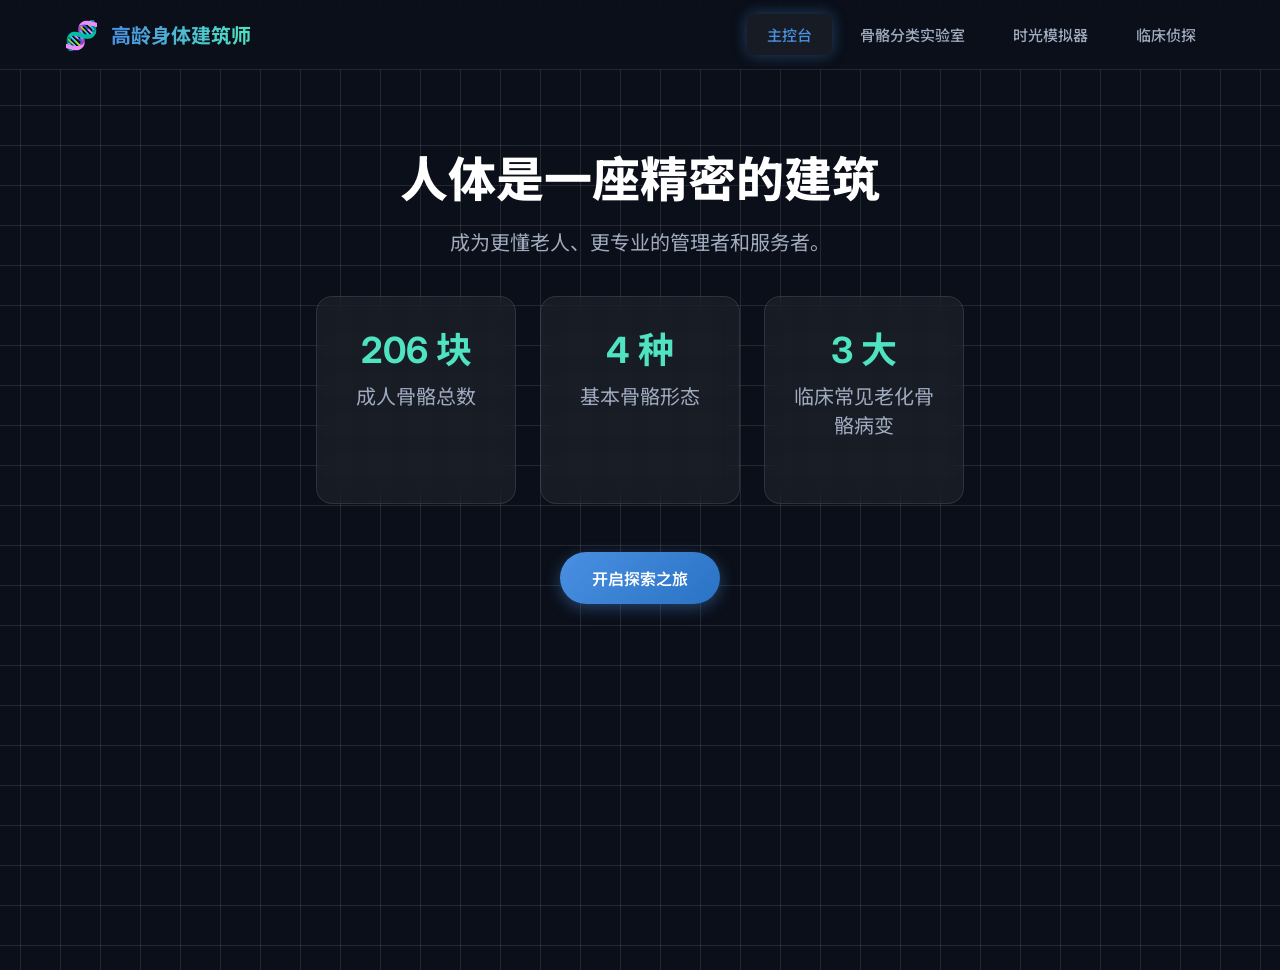
<file: index.html>
<!DOCTYPE html>
<html lang="zh-CN">
<head>
    <meta charset="UTF-8">
    <meta name="viewport" content="width=device-width, initial-scale=1.0">
    <title>高龄身体建筑师 - 人体形态学互动游戏</title>
    <link href="https://fonts.googleapis.com/css2?family=Inter:wght@300;400;600;800&family=Noto+Sans+SC:wght@300;400;500;700&display=swap" rel="stylesheet">
    <link rel="stylesheet" href="style.css">
</head>
<body>
    <div id="app">
        <!-- Dashboard / Navigation -->
        <nav class="glass-nav">
            <div class="logo">
                <span class="icon">🧬</span>
                <h1>高龄身体建筑师</h1>
            </div>
            <ul class="nav-links">
                <li><button class="nav-btn active" data-target="home">主控台</button></li>
                <li><button class="nav-btn" data-target="classify">骨骼分类实验室</button></li>
                <li><button class="nav-btn" data-target="aging">时光模拟器</button></li>
                <li><button class="nav-btn" data-target="clinic">临床侦探</button></li>
            </ul>
        </nav>

        <main class="content-area">
            <!-- Home Section -->
            <section id="home" class="view-section active">
                <div class="hero">
                    <h2>人体是一座精密的建筑</h2>
                    <p>成为更懂老人、更专业的管理者和服务者。</p>
                    <div class="hero-stats">
                        <div class="stat-card">
                            <h3>206 块</h3>
                            <p>成人骨骼总数</p>
                        </div>
                        <div class="stat-card">
                            <h3>4 种</h3>
                            <p>基本骨骼形态</p>
                        </div>
                        <div class="stat-card">
                            <h3>3 大</h3>
                            <p>临床常见老化骨骼病变</p>
                        </div>
                    </div>
                    <button class="primary-btn pulse" onclick="app.switchView('classify')">开启探索之旅</button>
                </div>
            </section>

            <!-- Classification Game -->
            <section id="classify" class="view-section">
                <header class="section-header">
                    <h2>骨骼分类实验室</h2>
                    <p>骨骼按照形态可分为四类，请将右侧的"积木"拖拽到对应的容器中。</p>
                </header>
                <div class="game-container classify-grid">
                    <div class="drop-zones">
                        <div class="zone glass-panel" data-type="长骨">
                            <h3>长骨 (A.灵活积木)</h3>
                            <p class="desc">呈长管状，一体两端 (如尺骨、掌骨)</p>
                            <div class="items-container"></div>
                        </div>
                        <div class="zone glass-panel" data-type="短骨">
                            <h3>短骨 (B.承重柱)</h3>
                            <p class="desc">立方形，成群分布 (如腕骨、跗骨)</p>
                            <div class="items-container"></div>
                        </div>
                        <div class="zone glass-panel" data-type="扁骨">
                            <h3>扁骨 (D.盾牌)</h3>
                            <p class="desc">呈板状，参与构成骨性腔隙 (如颅骨、胸骨)</p>
                            <div class="items-container"></div>
                        </div>
                        <div class="zone glass-panel" data-type="不规则骨">
                            <h3>不规则骨 (C.异形件)</h3>
                            <p class="desc">形状不规则 (如椎骨、蝶骨)</p>
                            <div class="items-container"></div>
                        </div>
                    </div>
                    <div class="drag-items glass-panel">
                        <h3>待分类零件</h3>
                        <div class="draggable-pool" id="draggable-pool">
                            <!-- Items inserted by JS -->
                        </div>
                    </div>
                </div>
            </section>

            <!-- Aging Simulator -->
            <section id="aging" class="view-section">
                <header class="section-header">
                    <h2>时光模拟器：骨骼老化演变</h2>
                    <p>拖动时间轴，观察随着年龄增长，人体骨骼发生的结构性改变及其临床影响。</p>
                </header>
                <div class="game-container aging-layout">
                    <div class="visualizer glass-panel">
                        <div class="skeleton-display">
                            <!-- Side-by-Side Comparison -->
                            <div class="comparison-container">
                                <div class="young-view">
                                    <h4>青年期 (25岁)</h4>
                                    <img id="skeleton-img-young" src="young_skeleton_clean.png" alt="Young Skeleton">
                                </div>
                                <div class="elderly-view" id="elderly-view">
                                    <h4>老年期 (85岁)</h4>
                                    <div class="elderly-stack">
                                        <img id="skeleton-img-old" src="elderly_skeleton_clean.png" alt="Elderly Skeleton">
                                        <img id="posture-img-old" src="elderly_posture_clean.png" alt="Elderly Posture Overlay">
                                    </div>
                                </div>
                            </div>
                            <div class="comparison-container small-stack-container">
                                <div class="young-view">
                                    <h4>致密骨组织</h4>
                                    <img id="density-img-young" src="bone_density_young_clean.png" alt="Young Bone Density">
                                </div>
                                <div class="elderly-view" id="elderly-view-density">
                                    <h4>疏松骨组织</h4>
                                    <img id="density-img-old" src="bone_density_old_clean.png" alt="Old Bone Density">
                                </div>
                            </div>
                        </div>
                        
                        <div class="control-panel">
                            <label for="age-slider">年龄推移: <span id="age-display">25</span> 岁</label>
                            <input type="range" id="age-slider" min="25" max="85" value="25" step="5">
                        </div>
                    </div>
                    <div class="analysis-panel glass-panel">
                        <div class="info-card" id="density-info">
                            <h3>结构改变：无机质/有机质比例失衡</h3>
                            <p>25岁时，骨骼致密，富有弹性。</p>
                            <ul class="symptoms">
                                <li>骨密度极佳</li>
                                <li>韧性强，抗冲击</li>
                            </ul>
                        </div>
                        <div class="info-card" id="spine-info">
                            <h3>体态与脊柱变化</h3>
                            <p>椎体形态正常，序列挺拔。</p>
                        </div>
                    </div>
                </div>
            </section>

            <!-- Clinical Clinic Quiz -->
            <section id="clinic" class="view-section">
                <header class="section-header">
                    <h2>临床小侦探</h2>
                    <p>结合所学解剖学知识，判断老年人的症状原因，成为专业的指导者。</p>
                </header>
                <div class="game-container clinic-layout">
                    <div class="case-file glass-panel">
                        <h3 id="case-title">正在加载案例...</h3>
                        <div class="case-desc" id="case-description"></div>
                    </div>
                    <div class="options-panel" id="quiz-options">
                        <!-- Options injected by JS -->
                    </div>
                    <div class="feedback-panel" id="quiz-feedback" style="display: none;"></div>
                </div>
            </section>
        </main>
    </div>

    <!-- Modals & overlays -->
    <div id="toast" class="toast"></div>

    <script src="game.js"></script>
</body>
</html>
</file>
<file: style.css>
:root {
    --primary: #4A90E2;    /* Medical Blue */
    --primary-glow: rgba(74, 144, 226, 0.4);
    --secondary: #50E3C2;  /* Health Green */
    --accent: #FF5A5F;     /* Warning Red */
    --bg-dark: #0B0F19;    /* Deep Space Background */
    --glass-bg: rgba(255, 255, 255, 0.05);
    --glass-border: rgba(255, 255, 255, 0.1);
    --text-main: #FFFFFF;
    --text-muted: #A0ABC0;
    --success: #38A169;
    --danger: #E53E3E;
}

* {
    margin: 0;
    padding: 0;
    box-sizing: border-box;
    font-family: 'Inter', 'Noto Sans SC', sans-serif;
}

body {
    background-color: var(--bg-dark);
    color: var(--text-main);
    min-height: 100vh;
    overflow-x: hidden;
    /* Subtle medical grid background */
    background-image: 
        linear-gradient(var(--glass-border) 1px, transparent 1px),
        linear-gradient(90deg, var(--glass-border) 1px, transparent 1px);
    background-size: 40px 40px;
    background-position: center center;
}

/* Glassmorphism Utilities */
.glass-panel {
    background: var(--glass-bg);
    backdrop-filter: blur(12px);
    -webkit-backdrop-filter: blur(12px);
    border: 1px solid var(--glass-border);
    border-radius: 16px;
    box-shadow: 0 8px 32px rgba(0, 0, 0, 0.3);
}

.glass-nav {
    position: fixed;
    top: 0;
    left: 0;
    width: 100%;
    height: 70px;
    background: rgba(11, 15, 25, 0.8);
    backdrop-filter: blur(16px);
    border-bottom: 1px solid var(--glass-border);
    display: flex;
    justify-content: space-between;
    align-items: center;
    padding: 0 5%;
    z-index: 1000;
}

.logo {
    display: flex;
    align-items: center;
    gap: 12px;
}

.logo .icon {
    font-size: 28px;
    animation: rotate 10s linear infinite;
}

@keyframes rotate {
    from { transform: rotate(0deg); }
    to { transform: rotate(360deg); }
}

.logo h1 {
    font-size: 20px;
    font-weight: 700;
    background: linear-gradient(90deg, var(--primary), var(--secondary));
    -webkit-background-clip: text;
    -webkit-text-fill-color: transparent;
}

.nav-links {
    list-style: none;
    display: flex;
    gap: 8px;
}

.nav-btn {
    background: transparent;
    border: none;
    color: var(--text-muted);
    padding: 10px 20px;
    font-size: 15px;
    font-weight: 500;
    border-radius: 8px;
    cursor: pointer;
    transition: all 0.3s ease;
}

.nav-btn:hover {
    color: var(--text-main);
    background: rgba(255, 255, 255, 0.05);
}

.nav-btn.active {
    color: var(--primary);
    background: var(--glass-bg);
    box-shadow: 0 0 15px var(--primary-glow);
}

/* Main Layout */
.content-area {
    margin-top: 70px;
    padding: 2rem 5%;
    min-height: calc(100vh - 70px);
    position: relative;
}

.view-section {
    display: none;
    animation: fadeIn 0.4s ease-out;
}

.view-section.active {
    display: block;
}

@keyframes fadeIn {
    from { opacity: 0; transform: translateY(10px); }
    to { opacity: 1; transform: translateY(0); }
}

.section-header {
    text-align: center;
    margin-bottom: 2rem;
}

.section-header h2 {
    font-size: 32px;
    margin-bottom: 8px;
}

.section-header p {
    color: var(--text-muted);
}

/* Buttons */
.primary-btn {
    background: linear-gradient(135deg, var(--primary), #2972C4);
    color: white;
    border: none;
    padding: 14px 32px;
    border-radius: 50px;
    font-size: 16px;
    font-weight: 600;
    cursor: pointer;
    box-shadow: 0 4px 15px var(--primary-glow);
    transition: transform 0.2s, box-shadow 0.2s;
}

.primary-btn:hover {
    transform: translateY(-2px);
    box-shadow: 0 6px 20px var(--primary-glow);
}

.pulse {
    animation: pulse 2s infinite;
}

@keyframes pulse {
    0% { box-shadow: 0 0 0 0 var(--primary-glow); }
    70% { box-shadow: 0 0 0 15px rgba(74, 144, 226, 0); }
    100% { box-shadow: 0 0 0 0 rgba(74, 144, 226, 0); }
}

/* Home Section */
.hero {
    display: flex;
    flex-direction: column;
    align-items: center;
    justify-content: center;
    min-height: 60vh;
    text-align: center;
}

.hero h2 {
    font-size: 48px;
    margin-bottom: 16px;
    font-weight: 800;
}

.hero p {
    font-size: 20px;
    color: var(--text-muted);
    margin-bottom: 40px;
}

.hero-stats {
    display: flex;
    gap: 24px;
    margin-bottom: 48px;
}

.stat-card {
    background: var(--glass-bg);
    border: 1px solid var(--glass-border);
    padding: 24px;
    border-radius: 16px;
    text-align: center;
    width: 200px;
    backdrop-filter: blur(10px);
}

.stat-card h3 {
    font-size: 36px;
    color: var(--secondary);
    margin-bottom: 8px;
}

/* Classification Grid (Drag & Drop) */
.classify-grid {
    display: grid;
    grid-template-columns: 3fr 1fr;
    gap: 24px;
    height: calc(100vh - 200px);
}

.drop-zones {
    display: grid;
    grid-template-columns: 1fr 1fr;
    grid-template-rows: 1fr 1fr;
    gap: 16px;
}

.zone {
    padding: 20px;
    display: flex;
    flex-direction: column;
    transition: border-color 0.3s, background-color 0.3s;
}

.zone h3 {
    color: var(--primary);
    margin-bottom: 4px; border-bottom: 1px solid var(--glass-border);
    padding-bottom: 8px;
}
.zone .desc {
    font-size: 13px; color: var(--text-muted); margin-bottom: 12px;
}

.zone.drag-over {
    border-color: var(--secondary);
    background-color: rgba(80, 227, 194, 0.1);
}

.items-container {
    flex-grow: 1;
    display: flex;
    flex-wrap: wrap;
    align-content: flex-start;
    gap: 8px;
    min-height: 100px;
}

.drag-items {
    padding: 20px;
    display: flex;
    flex-direction: column;
}

.drag-items h3 {
    margin-bottom: 16px;
    text-align: center;
}

.draggable-pool {
    display: flex;
    flex-direction: column;
    gap: 12px;
    overflow-y: auto;
    padding-right: 8px;
}

.bone-item {
    background: rgba(255, 255, 255, 0.1);
    border: 1px solid rgba(255, 255, 255, 0.2);
    padding: 12px 16px;
    border-radius: 8px;
    cursor: grab;
    user-select: none;
    transition: transform 0.2s, background 0.2s;
    font-weight: 500;
}

.bone-item:active {
    cursor: grabbing;
    transform: scale(0.95);
}

.bone-item:hover {
    background: rgba(255, 255, 255, 0.15);
}

.bone-item.correct {
    background: rgba(56, 161, 105, 0.2);
    border-color: var(--success);
}

/* Aging Simulator */
.aging-layout {
    display: grid;
    grid-template-columns: 1fr 1fr;
    gap: 32px;
    max-width: 1200px;
    margin: 0 auto;
}

.visualizer {
    padding: 30px;
    display: flex;
    flex-direction: column;
    align-items: center;
    position: relative;
    overflow: hidden;
    height: 600px;
}

.skeleton-display {
    flex-grow: 1;
    width: 100%;
    display: flex;
    flex-direction: column;
    justify-content: space-around;
    align-items: center;
    position: relative;
    padding: 10px;
    gap: 20px;
}

.comparison-container {
    display: flex;
    width: 100%;
    justify-content: space-around;
    align-items: center;
}

.young-view, .elderly-view {
    display: flex;
    flex-direction: column;
    align-items: center;
    gap: 10px;
    width: 45%;
}

.young-view h4, .elderly-view h4 {
    color: var(--text-main);
    background: rgba(0,0,0,0.5);
    padding: 4px 12px;
    border-radius: 20px;
    font-size: 14px;
    text-align: center;
    width: auto;
    margin-bottom: 5px;
}

.young-view img, .elderly-stack img {
    border-radius: 12px;
    box-shadow: 0 4px 15px rgba(0,0,0,0.5);
    max-height: 250px;
    max-width: 100%;
    object-fit: contain;
}

.elderly-stack {
    position: relative;
    display: flex;
    justify-content: center;
    width: 100%;
}

#skeleton-img-old {
    position: relative;
    z-index: 1;
}

#posture-img-old {
    position: absolute;
    top: 50%;
    left: 50%;
    transform: translate(-50%, -50%);
    z-index: 2;
    transition: opacity 0.5s ease;
    mix-blend-mode: screen;
    width: 100%;
    height: 100%;
    object-fit: contain;
}

.small-stack-container .young-view img, 
.small-stack-container .elderly-view img {
    width: 120px;
    height: 120px;
    border: 3px solid var(--glass-border);
    object-fit: cover;
    border-radius: 50%;
}

.elderly-view {
    transition: opacity 0.5s ease;
}


/* Range Slider */
.control-panel {
    width: 100%;
    margin-top: auto;
    background: rgba(0,0,0,0.3);
    padding: 20px;
    border-radius: 12px;
}

.control-panel label {
    display: block;
    margin-bottom: 12px;
    font-weight: 600;
}

.control-panel span {
    color: var(--secondary);
    font-size: 1.2em;
}

input[type=range] {
    -webkit-appearance: none;
    width: 100%;
    background: transparent;
}

input[type=range]::-webkit-slider-thumb {
    -webkit-appearance: none;
    height: 24px;
    width: 24px;
    border-radius: 50%;
    background: var(--secondary);
    cursor: pointer;
    margin-top: -10px;
    box-shadow: 0 0 10px var(--secondary);
}

input[type=range]::-webkit-slider-runnable-track {
    width: 100%;
    height: 6px;
    cursor: pointer;
    background: var(--glass-border);
    border-radius: 3px;
}

.analysis-panel {
    padding: 24px;
    display: flex;
    flex-direction: column;
    gap: 16px;
    height: 600px;
    overflow-y: auto;
}

.info-card {
    background: rgba(255, 255, 255, 0.03);
    border-left: 4px solid var(--primary);
    padding: 16px;
    border-radius: 0 8px 8px 0;
    transition: all 0.3s ease;
}

.info-card h3 {
    color: var(--primary);
    margin-bottom: 8px;
    font-size: 16px;
}

.info-card p {
    font-size: 14px;
    color: var(--text-muted);
    margin-bottom: 8px;
    line-height: 1.5;
}

.info-card ul {
    margin-left: 20px;
    font-size: 13px;
    color: #E2E8F0;
}

/* Clinic Section */
.clinic-layout {
    display: grid;
    grid-template-columns: 1fr;
    gap: 20px;
    max-width: 800px;
    margin: 0 auto;
}

.case-file {
    padding: 30px;
    position: relative;
    border-top: 4px solid var(--accent);
}

.case-file::before {
    content: "CASE FILE";
    position: absolute;
    top: 10px;
    right: 20px;
    color: rgba(255,255,255,0.1);
    font-weight: 800;
    font-size: 24px;
    letter-spacing: 2px;
}

.case-file h3 {
    font-size: 20px;
    margin-bottom: 16px;
    color: white;
}

.case-desc {
    font-size: 16px;
    line-height: 1.6;
    color: #E2E8F0;
}

.options-panel {
    display: flex;
    flex-direction: column;
    gap: 12px;
}

.option-btn {
    background: var(--glass-bg);
    border: 1px solid var(--glass-border);
    padding: 16px 20px;
    border-radius: 8px;
    color: white;
    text-align: left;
    font-size: 15px;
    cursor: pointer;
    transition: all 0.2s;
}

.option-btn:hover {
    background: rgba(255, 255, 255, 0.1);
    transform: translateX(5px);
}

.option-btn.correct {
    background: rgba(56, 161, 105, 0.2);
    border-color: var(--success);
}

.option-btn.wrong {
    background: rgba(229, 62, 62, 0.2);
    border-color: var(--danger);
}

.feedback-panel {
    padding: 20px;
    border-radius: 8px;
    margin-top: 20px;
    animation: fadeIn 0.3s;
}

.feedback-panel.success {
    background: rgba(56, 161, 105, 0.15);
    border: 1px solid var(--success);
}
.feedback-panel.error {
    background: rgba(229, 62, 62, 0.15);
    border: 1px solid var(--danger);
}

/* Toast */
.toast {
    position: fixed;
    bottom: -100px;
    left: 50%;
    transform: translateX(-50%);
    background: rgba(0,0,0,0.8);
    color: white;
    padding: 12px 24px;
    border-radius: 30px;
    font-size: 14px;
    transition: bottom 0.4s cubic-bezier(0.175, 0.885, 0.32, 1.275);
    z-index: 2000;
    backdrop-filter: blur(4px);
    border: 1px solid var(--glass-border);
}
.toast.show {
    bottom: 30px;
}
</file>
